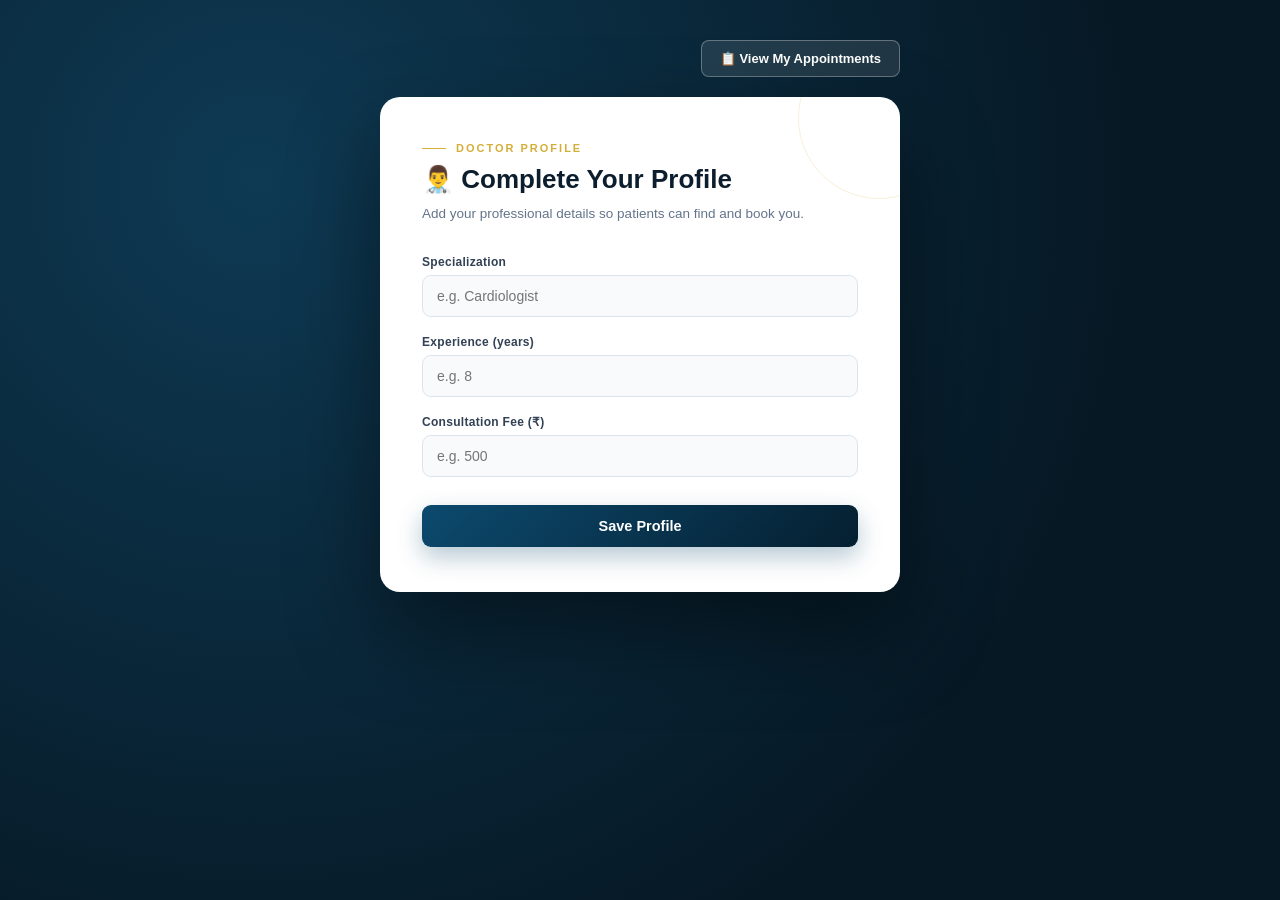
<file: templates/doctor_profile.html>
<!DOCTYPE html>
<html lang="en">
<head>
    <meta charset="UTF-8">
    <title>Doctor Profile — CareConnect Hospital</title>
    <style>
        * { margin: 0 !important; padding: 0 !important; box-sizing: border-box !important; }
        html, body { height: 100% !important; width: 100% !important; font-family: 'Segoe UI', Arial, sans-serif !important; }
        body {
            min-height: 100vh !important;
            background: radial-gradient(circle at 20% 20%, #0e3a54, #061824 70%) !important;
            display: flex !important;
            flex-direction: column !important;
            align-items: center !important;
            padding: 40px 20px !important;
        }

        .topbar {
            width: 100% !important;
            max-width: 520px !important;
            display: flex !important;
            justify-content: flex-end !important;
            margin-bottom: 20px !important;
        }
        .topbar a {
            background: rgba(255,255,255,0.1) !important;
            padding: 10px 18px !important;
            border-radius: 8px !important;
            font-size: 13px !important;
            color: white !important;
            border: 1px solid rgba(255,255,255,0.3) !important;
            text-decoration: none !important;
            font-weight: 600 !important;
        }
        .topbar a:hover { background: rgba(255,255,255,0.2) !important; }

        .profile-card {
            width: 100% !important;
            max-width: 520px !important;
            background: #ffffff !important;
            border-radius: 20px !important;
            padding: 45px 42px !important;
            box-shadow: 0 40px 90px rgba(0,0,0,0.45) !important;
            position: relative !important;
            overflow: hidden !important;
        }
        .profile-card::before {
            content: '' !important;
            position: absolute !important;
            top: -60px !important; right: -60px !important;
            width: 160px !important; height: 160px !important;
            border: 1.5px solid rgba(212,175,55,0.2) !important;
            border-radius: 50% !important;
        }
        .badge {
            color: #d4af37 !important;
            font-size: 11px !important;
            letter-spacing: 2px !important;
            font-weight: 700 !important;
            margin-bottom: 10px !important;
            display: flex !important;
            align-items: center !important;
            gap: 10px !important;
        }
        .badge::before {
            content: '' !important;
            width: 24px !important; height: 1px !important;
            background: #d4af37 !important;
            display: inline-block !important;
        }
        h1 {
            font-size: 26px !important;
            font-weight: 700 !important;
            color: #0c1e2e !important;
            margin-bottom: 8px !important;
        }
        .sub {
            color: #64748b !important;
            font-size: 13.5px !important;
            margin-bottom: 30px !important;
            line-height: 1.6 !important;
        }
        label {
            display: block !important;
            font-size: 12px !important;
            font-weight: 700 !important;
            color: #334155 !important;
            margin-bottom: 6px !important;
            margin-top: 18px !important;
            letter-spacing: 0.3px !important;
        }
        input {
            width: 100% !important;
            padding: 12px 14px !important;
            border: 1.5px solid #dde3ea !important;
            border-radius: 9px !important;
            font-size: 14px !important;
            background: #f9fafb !important;
            color: #0c1e2e !important;
        }
        input:focus { outline: none !important; border-color: #0c4a6e !important; }
        button {
            width: 100% !important;
            margin-top: 28px !important;
            padding: 13px !important;
            background: linear-gradient(135deg, #0c4a6e, #051f30) !important;
            color: white !important;
            border: none !important;
            border-radius: 9px !important;
            font-weight: 700 !important;
            font-size: 14.5px !important;
            cursor: pointer !important;
            box-shadow: 0 10px 24px rgba(12,74,110,0.3) !important;
        }
    </style>
</head>
<body>
    <div class="topbar">
        <a href="/doctor/appointments">📋 View My Appointments</a>
    </div>

    <div class="profile-card">
        <div class="badge">DOCTOR PROFILE</div>
        <h1>👨‍⚕️ Complete Your Profile</h1>
        <p class="sub">Add your professional details so patients can find and book you.</p>

        <form method="POST">
            <label>Specialization</label>
            <input type="text" name="specialization" placeholder="e.g. Cardiologist" required>

            <label>Experience (years)</label>
            <input type="number" name="experience" placeholder="e.g. 8" required>

            <label>Consultation Fee (₹)</label>
            <input type="number" name="fee" placeholder="e.g. 500" required>

            <button type="submit">Save Profile</button>
        </form>
    </div>
</body>
</html>
</file>
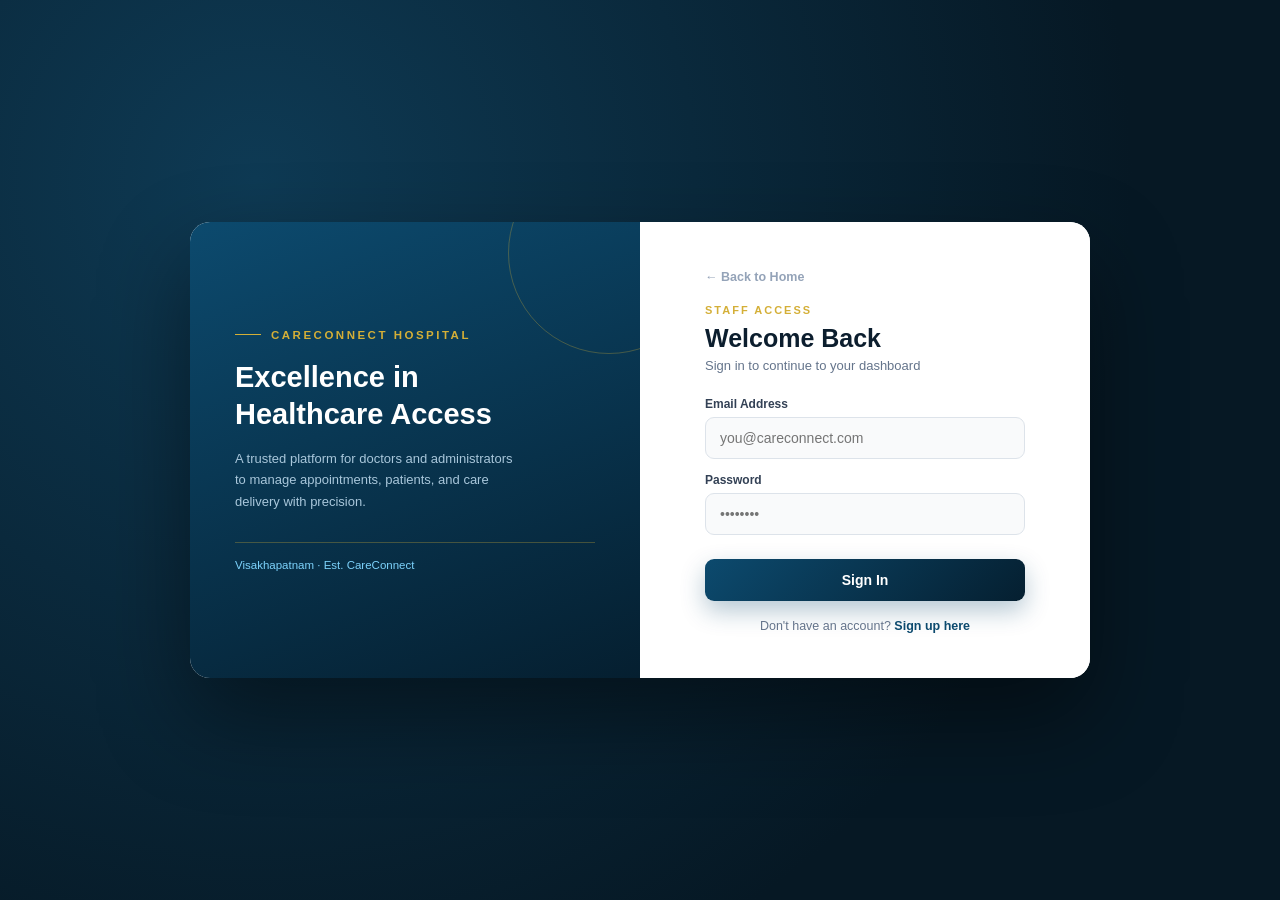
<file: templates/login.html>
<!DOCTYPE html>
<html lang="en">
<head>
    <meta charset="UTF-8">
    <title>Login — CareConnect Hospital</title>
    <style>
        * { margin: 0 !important; padding: 0 !important; box-sizing: border-box !important; }
        html, body { height: 100% !important; width: 100% !important; font-family: 'Segoe UI', Arial, sans-serif !important; }
        body {
            display: flex !important;
            align-items: center !important;
            justify-content: center !important;
            min-height: 100vh !important;
            background: radial-gradient(circle at 20% 20%, #0e3a54, #061824 70%) !important;
            padding: 40px 20px !important;
        }

        .auth-card {
            display: flex !important;
            flex-wrap: wrap !important;
            width: 100% !important;
            max-width: 900px !important;
            background: #ffffff !important;
            border-radius: 20px !important;
            overflow: hidden !important;
            box-shadow: 0 40px 90px rgba(0,0,0,0.45) !important;
        }

        .auth-side {
            flex: 1 1 320px !important;
            background: linear-gradient(160deg, #0c4a6e 0%, #051f30 100%) !important;
            color: #ffffff !important;
            padding: 55px 45px !important;
            display: flex !important;
            flex-direction: column !important;
            justify-content: center !important;
            position: relative !important;
            overflow: hidden !important;
        }
        .auth-side::before {
            content: '' !important;
            position: absolute !important;
            top: -70px !important; right: -70px !important;
            width: 200px !important; height: 200px !important;
            border: 1.5px solid rgba(212,175,55,0.3) !important;
            border-radius: 50% !important;
        }
        .auth-badge {
            color: #d4af37 !important;
            font-size: 11.5px !important;
            letter-spacing: 2.5px !important;
            font-weight: 700 !important;
            margin-bottom: 18px !important;
            display: flex !important;
            align-items: center !important;
            gap: 10px !important;
        }
        .auth-badge::before {
            content: '' !important;
            width: 26px !important; height: 1px !important;
            background: #d4af37 !important;
            display: inline-block !important;
        }
        .auth-side h1 {
            font-size: 29px !important;
            font-weight: 700 !important;
            line-height: 1.3 !important;
            margin-bottom: 14px !important;
        }
        .auth-side p {
            color: #a9c7db !important;
            font-size: 13px !important;
            max-width: 280px !important;
            line-height: 1.65 !important;
        }
        .auth-signature {
            margin-top: 30px !important;
            padding-top: 16px !important;
            border-top: 1px solid rgba(212,175,55,0.3) !important;
            font-size: 11.5px !important;
            color: #7dd3fc !important;
        }

        .auth-form-side {
            flex: 1 1 320px !important;
            background: #ffffff !important;
            display: flex !important;
            align-items: center !important;
            justify-content: center !important;
            padding: 45px 40px !important;
        }
        .form-box { width: 100% !important; max-width: 320px !important; }
        .back-home {
            display: inline-block !important;
            margin-bottom: 20px !important;
            font-size: 12.5px !important;
            color: #94a3b8 !important;
            text-decoration: none !important;
            font-weight: 600 !important;
        }
        .form-box .tag {
            color: #d4af37 !important;
            font-size: 11px !important;
            letter-spacing: 2px !important;
            font-weight: 700 !important;
            margin-bottom: 8px !important;
        }
        .form-box h2 { font-size: 25px !important; font-weight: 700 !important; color: #0c1e2e !important; margin-bottom: 5px !important; }
        .form-box .sub { color: #64748b !important; font-size: 13px !important; margin-bottom: 24px !important; }
        .form-box label {
            display: block !important; font-size: 12px !important; font-weight: 700 !important;
            color: #334155 !important; margin-bottom: 6px !important; margin-top: 14px !important;
        }
        .form-box input {
            width: 100% !important; padding: 12px 14px !important; border: 1.5px solid #dde3ea !important;
            border-radius: 9px !important; font-size: 14px !important; background: #f9fafb !important; color: #0c1e2e !important;
        }
        .form-box input:focus { outline: none !important; border-color: #0c4a6e !important; }
        .form-box button {
            width: 100% !important; margin-top: 24px !important; padding: 13px !important;
            background: linear-gradient(135deg, #0c4a6e, #051f30) !important; color: white !important;
            border: none !important; border-radius: 9px !important; font-weight: 700 !important; font-size: 14px !important;
            cursor: pointer !important; box-shadow: 0 10px 24px rgba(12,74,110,0.3) !important;
        }
        .switch-link { text-align: center !important; margin-top: 18px !important; font-size: 12.5px !important; color: #64748b !important; }
        .switch-link a { color: #0c4a6e !important; font-weight: 700 !important; text-decoration: none !important; }
    </style>
</head>
<body>
    <div class="auth-card">
        <div class="auth-side">
            <div class="auth-badge">CARECONNECT HOSPITAL</div>
            <h1>Excellence in<br>Healthcare Access</h1>
            <p>A trusted platform for doctors and administrators to manage appointments, patients, and care delivery with precision.</p>
            <div class="auth-signature">Visakhapatnam · Est. CareConnect</div>
        </div>
        <div class="auth-form-side">
            <div class="form-box">
                <a href="/" class="back-home">← Back to Home</a>
                <div class="tag">STAFF ACCESS</div>
                <h2>Welcome Back</h2>
                <p class="sub">Sign in to continue to your dashboard</p>
                <form method="POST">
                    <label>Email Address</label>
                    <input type="email" name="email" required placeholder="you@careconnect.com">
                    <label>Password</label>
                    <input type="password" name="password" required placeholder="••••••••">
                    <button type="submit">Sign In</button>
                </form>
                <p class="switch-link">Don't have an account? <a href="/signup">Sign up here</a></p>
            </div>
        </div>
    </div>
</body>
</html>
</file>
